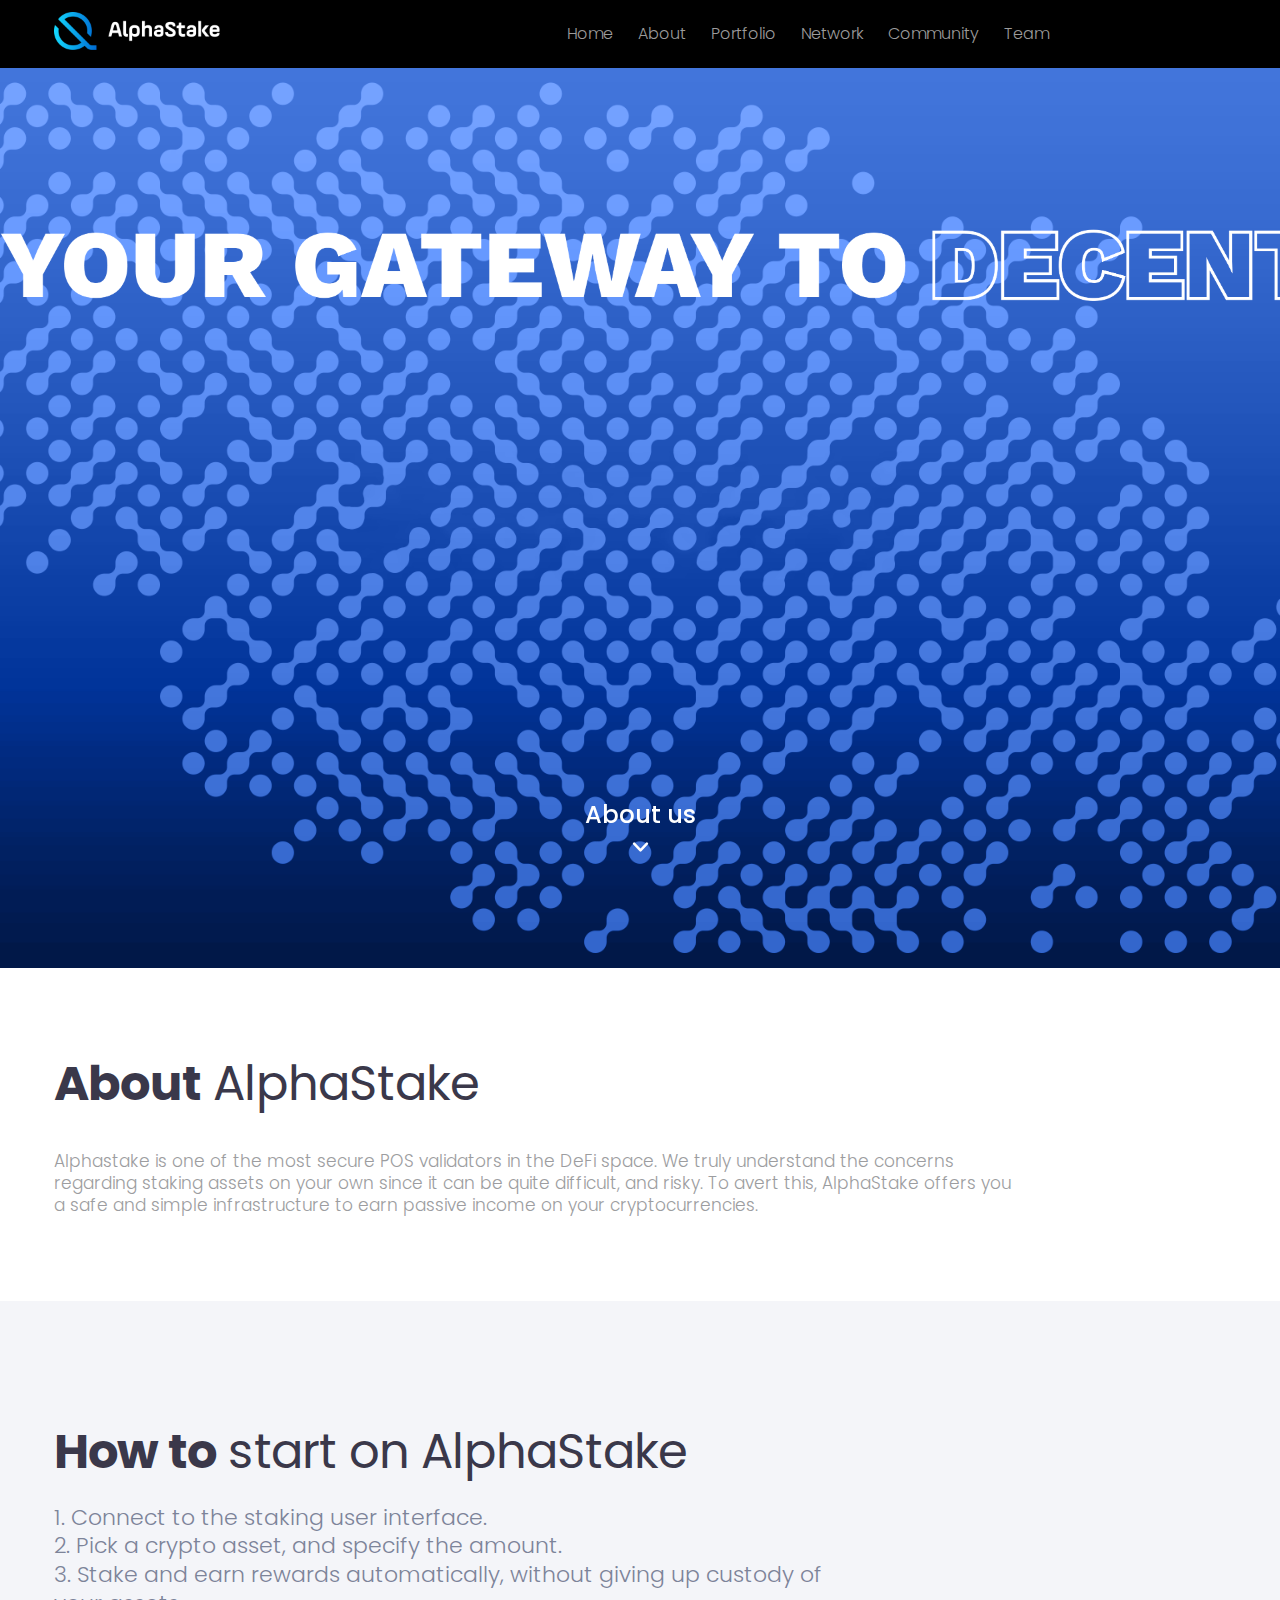
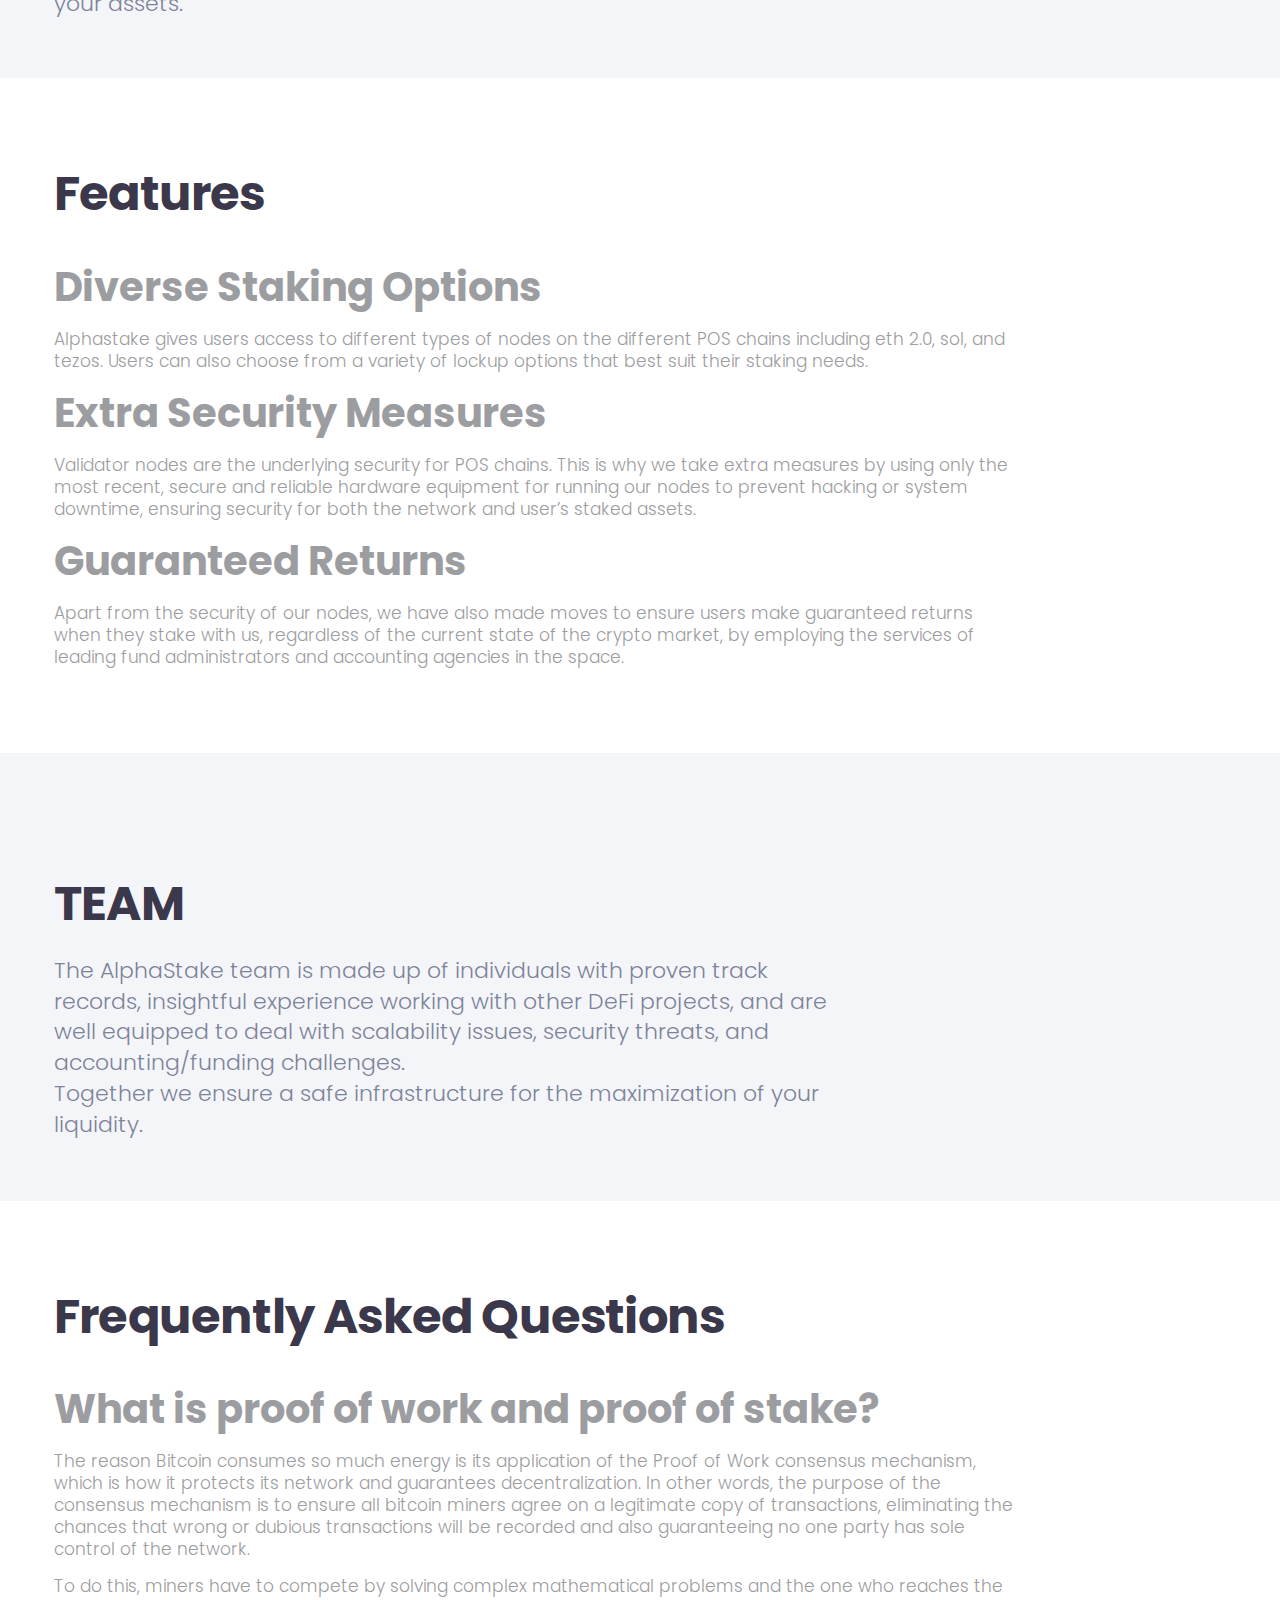
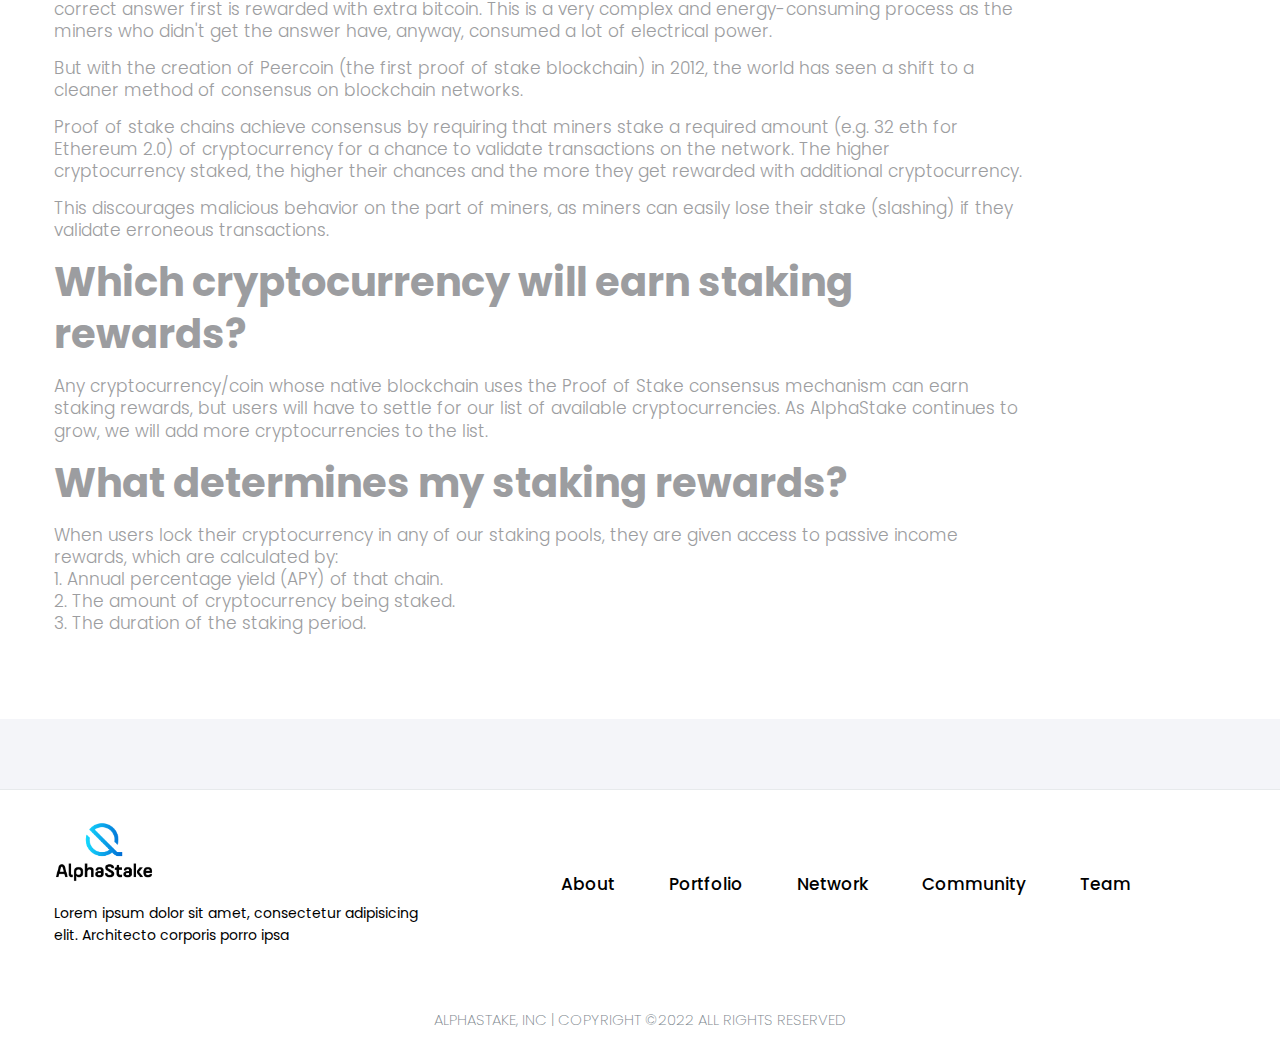
<file: index.html>
<!DOCTYPE html>
<html lang="en">
    <head>
        <meta charset="UTF-8" />
        <meta http-equiv="X-UA-Compatible" content="IE=edge" />
        <meta name="viewport" content="width=device-width, initial-scale=1.0" />
        <title>HTML PAGE</title>

        <!--  CSS BEGEIN -->
        <link rel="stylesheet" href="css/base.css" />
        <!--  CSS END -->

        <!-- jquery CDN-->
        <script src="https://cdnjs.cloudflare.com/ajax/libs/jquery/3.3.1/jquery.min.js"></script>
        <link
            rel="stylesheet"
            href="https://cdnjs.cloudflare.com/ajax/libs/OwlCarousel2/2.2.1/assets/owl.carousel.css"
        />
        <link
            rel="stylesheet"
            href="https://cdnjs.cloudflare.com/ajax/libs/OwlCarousel2/2.2.1/assets/owl.theme.default.css"
        />
        <!-- jquery CDN -->
    </head>

    <body>
        <header class="base_header">
            <div class="container">
                <div class="header-inner">
                    <div class="header_c">
                        <div class="header_logo">
                            <img
                                src="assets/logo.png"
                                alt=""
                                class="header_logo"
                            />
                        </div>

                        <nav class="header-navigation hidden">
                            <ul>
                                <li class="nav_l">
                                    <a class="nav__link" href="#large-header"
                                        >Home</a
                                    >
                                </li>
                                <li class="nav_l">
                                    <a class="nav__link" href="#about">About</a>
                                </li>
                                <li class="nav_l">
                                    <a class="nav__link" href="#portfolio"
                                        >Portfolio</a
                                    >
                                </li>
                                <li class="nav_l">
                                    <a class="nav__link" href="#networks"
                                        >Network</a
                                    >
                                </li>
                                <li class="nav_l">
                                    <a class="nav__link" href="#community"
                                        >Community</a
                                    >
                                </li>
                                <li class="nav_l">
                                    <a class="nav__link" href="#team">Team</a>
                                </li>
                            </ul>
                        </nav>
                    </div>
                </div>
            </div>
        </header>

        <section id="large-header" class="full main">
            <div class="hero tezos-bg">
                <img src="./assets/herotext.png" class="hero-text" />
                <div class="about-us-box">
                    <p class="about-us">About us</p>
                    <svg
                        width="17"
                        height="10"
                        viewBox="0 0 17 10"
                        fill="none"
                        xmlns="http://www.w3.org/2000/svg"
                    >
                        <path
                            d="M2.125 1.625L8.5 8.375L14.875 1.625"
                            stroke="white"
                            stroke-width="2.5"
                            stroke-linecap="round"
                            stroke-linejoin="round"
                        />
                    </svg>
                </div>
            </div>
        </section>

        <section id="about" class="full about">
            <div class="container">
                <div class="about_c">
                    <h2><b>About</b> AlphaStake</h2>

                    <span
                        >Alphastake is one of the most secure POS validators in
                        the DeFi space. We truly understand the concerns
                        regarding staking assets on your own since it can be
                        quite difficult, and risky. To avert this, AlphaStake
                        offers you a safe and simple infrastructure to earn
                        passive income on your cryptocurrencies.
                    </span>
                </div>
            </div>
        </section>

        <section id="portfolio" class="full portfolio">
            <div class="container">
                <div class="portfolio_c">
                    <div class="portfolio_header">
                        <div class="c">
                            <h2 class="section__title">
                                <b>How to</b> start on AlphaStake
                            </h2>
                            <span class="_section">
                                <ol type="1">
                                    <li>
                                        1. Connect to the staking user interface.
                                    </li>
                                    <li>
                                        2. Pick a crypto asset, and specify the
                                        amount.
                                    </li>
                                    <li>
                                        3. Stake and earn rewards automatically,
                                        without giving up custody of your
                                        assets.
                                    </li>
                                </ol>
                            </span>
                        </div>
                    </div>
                </div>
            </div>
        </section>

        <section id="about" class="full about">
            <div class="container">
                <div class="about_c">
                    <h2><b>Features</b></h2>

                    <span>
                        <h3>Diverse Staking Options</h3>
                    </span>
                    <span>
                        Alphastake gives users access to different types of
                        nodes on the different POS chains including eth 2.0,
                        sol, and tezos. Users can also choose from a variety of
                        lockup options that best suit their staking needs.</span
                    >
                    <span>
                        <h3>Extra Security Measures</h3>
                    </span>
                    <span>
                        Validator nodes are the underlying security for POS
                        chains. This is why we take extra measures by using only
                        the most recent, secure and reliable hardware equipment
                        for running our nodes to prevent hacking or system
                        downtime, ensuring security for both the network and
                        user’s staked assets.
                    </span>
                    <span>
                        <h3>Guaranteed Returns</h3>
                    </span>
                    <span>
                        Apart from the security of our nodes, we have also made
                        moves to ensure users make guaranteed returns when they
                        stake with us, regardless of the current state of the
                        crypto market, by employing the services of leading fund
                        administrators and accounting agencies in the space.
                    </span>
                </div>
            </div>
        </section>

        <section id="portfolio" class="full portfolio">
            <div class="container">
                <div class="portfolio_c">
                    <div class="portfolio_header">
                        <div class="c">
                            <h2 class="section__title"><b>TEAM</b></h2>
                            <span class="_section">
                                The AlphaStake team is made up of individuals
                                with proven track records, insightful experience
                                working with other DeFi projects, and are well
                                equipped to deal with scalability issues,
                                security threats, and accounting/funding
                                challenges.
                                <br style="margin-top: 1rem" />
                                Together we ensure a safe infrastructure for the
                                maximization of your liquidity.
                            </span>
                        </div>
                    </div>
                </div>
            </div>
        </section>

        <section id="about" class="full about">
            <div class="container">
                <div class="about_c">
                    <h2><b>Frequently Asked Questions</b></h2>

                    <span>
                        <h3>What is proof of work and proof of stake?</h3>
                    </span>
                    <span>
                        The reason Bitcoin consumes so much energy is its
                        application of the Proof of Work consensus mechanism,
                        which is how it protects its network and guarantees
                        decentralization. In other words, the purpose of the
                        consensus mechanism is to ensure all bitcoin miners
                        agree on a legitimate copy of transactions, eliminating
                        the chances that wrong or dubious transactions will be
                        recorded and also guaranteeing no one party has sole
                        control of the network.
                    </span>
                    <span>
                        To do this, miners have to compete by solving complex
                        mathematical problems and the one who reaches the
                        correct answer first is rewarded with extra bitcoin.
                        This is a very complex and energy-consuming process as
                        the miners who didn't get the answer have, anyway,
                        consumed a lot of electrical power.
                    </span>
                    <span>
                        But with the creation of Peercoin (the first proof of
                        stake blockchain) in 2012, the world has seen a shift to
                        a cleaner method of consensus on blockchain networks.
                    </span>
                    <span>
                        Proof of stake chains achieve consensus by requiring
                        that miners stake a required amount (e.g. 32 eth for
                        Ethereum 2.0) of cryptocurrency for a chance to validate
                        transactions on the network. The higher cryptocurrency
                        staked, the higher their chances and the more they get
                        rewarded with additional cryptocurrency.
                    </span>
                    <span>
                        This discourages malicious behavior on the part of
                        miners, as miners can easily lose their stake (slashing)
                        if they validate erroneous transactions.
                    </span>
                    <span>
                        <h3>Which cryptocurrency will earn staking rewards?</h3>
                    </span>
                    <span>
                        Any cryptocurrency/coin whose native blockchain uses the Proof of Stake consensus mechanism can earn staking rewards, but users will have to settle for our list of available cryptocurrencies. As AlphaStake continues to grow, we will add more cryptocurrencies to the list.  
                    </span>
                    <span>
                        <h3>What determines my staking rewards?</h3>
                    </span>
                    <span>
                        When users lock their cryptocurrency in any of our staking pools, they are given access to passive income rewards, which are calculated by:<br />
                        1. Annual percentage yield (APY) of that chain. <br />
                        2. The amount of cryptocurrency being staked.<br />
                        3. The duration of the staking period.
                    </span>
                </div>
            </div>
        </section>


        <footer>
            <div class="container">
                <div class="footer_c">
                    <div class="logo_footer">
                        <img src="assets/svg/footer_logo.png" alt="" />
                        <div>
                            <span
                                >Lorem ipsum dolor sit amet, consectetur
                                adipisicing elit. Architecto corporis porro
                                ipsa</span
                            >
                        </div>
                    </div>

                    <div class="logo_col">
                        <ul>
                            <li><a href=""> About </a></li>
                            <li><a href=""> Portfolio </a></li>
                            <li><a href=""> Network </a></li>
                            <li><a href=""> Community </a></li>
                            <li><a href=""> Team </a></li>
                        </ul>
                    </div>
                </div>

                <div class="copyright-wrapper">
                    <div class="text-copyright">
                        AlphaStake, Inc | Copyright ©2022 All Rights Reserved
                    </div>
                </div>
            </div>
        </footer>

        <!-- partial -->
        <script src="assets/js/script.js"></script>
        <script src="assets/js/canvas.js"></script>
        <script src="https://cdnjs.cloudflare.com/ajax/libs/OwlCarousel2/2.2.1/owl.carousel.js"></script>

        <script>
            $(window).scroll(function () {
                if ($(this).scrollTop() > 50) {
                    $(".base_header").addClass("header-outer")
                } else {
                    $(".base_header").removeClass("header-outer")
                }
            })
        </script>

        <script>
            $(".owl-carousel").owlCarousel({
                loop: true,
                autoplay: false,
                autoplayTimeout: 5000,
                autoplayHoverPause: false,
                stagePadding: 15,
                margin: 10,
                nav: true,
                navText: [
                    '<span class="uk-margin-small-right uk-icon" uk-icon="icon: chevron-left"><svg width="20" height="20" viewBox="0 0 20 20" xmlns="http://www.w3.org/2000/svg" ratio="1"> <polyline fill="none" stroke="#000" stroke-width="1.03" points="13 16 7 10 13 4"></polyline></svg></span>',
                    '<span class="uk-margin-small-left uk-icon" uk-icon="icon: chevron-right"> <svg width="20" height="20" viewBox="0 0 20 20" xmlns="http://www.w3.org/2000/svg" ratio="1"> <polyline fill="none" stroke="#000" stroke-width="1.03" points="7 4 13 10 7 16"></polyline></svg></span>',
                ],
                responsive: {
                    0: {
                        items: 1,
                        loop: true,
                    },
                    640: {
                        items: 2,
                        loop: true,
                    },
                    960: {
                        items: 3,
                        loop: true,
                    },
                    1200: {
                        items: 4,
                        loop: true,
                    },
                },
            })
        </script>
    </body>
</html>
</file>
<file: css/base.css>
@import url("https://fonts.googleapis.com/css2?family=Poppins:wght@200;300;400;500;600;700;800&family=Roboto:wght@400;500;700&display=swap");
@import url("https://fonts.googleapis.com/css2?family=Work+Sans:wght@800&display=swap");
* {
    margin: 0px;
    padding: 0px;
    box-sizing: border-box;
    line-height: 1.3;
    list-style: none;
    font-family: "Poppins", sans-serif;
}

body {
    font-weight: 500;
    line-height: 1.3;
    list-style: none;
    font-family: "Poppins", sans-serif;
    background: #f4f5f9;
}

a {
    color: inherit;
    text-decoration: none;
}

button {
    outline: 2px solid transparent;
    outline-offset: 2px;
    background-color: transparent;
    background-image: none;
    border: none;
}

hr {
    border: 1px solid rgba(23, 25, 45, 0.05);
}

.container,
.container-lg,
.container-md {
    margin: 0 auto;
    padding: 0 10px;
}

@media all and (min-width: 768px) {
    .container,
    .container-lg,
    .container-md {
        max-width: 768px;
    }

    .show-mobile {
        display: none;
    }

    .hide-mobile {
        display: block;
    }
}

@media all and (min-width: 992px) {
    .container,
    .container-lg,
    .container-md {
        max-width: 992px;
    }
}

@media all and (min-width: 1192px) {
    .container,
    .container-lg,
    .container-md {
        max-width: 1192px;
    }

    h1 {
        font-size: 6.1rem;
    }

    h2 {
        font-size: 4.2rem;
        font-weight: 500;
    }

    h2 span {
        font-size: 2rem;
        font-weight: 600;
        margin-bottom: 14px;
    }

    h3 {
        font-size: 2.5rem;
    }

    h5 {
        font-size: 1.5rem;
    }

    p {
        font-size: 2.4rem;
    }
}

@media all and (min-width: 1300px) {
    .container-lg,
    .container-md {
        max-width: 1300px;
    }
}

.center {
    display: flex;
    flex-direction: column;
    align-items: center;
    justify-content: center;
    gap: 25px;
}

.hidden {
    display: none;
}

b.color {
    color: rgb(19, 71, 255);
}

canvas {
    width: 100%;
    height: 100%;
    position: absolute;
    top: 0;
    bottom: 0;
}

/* HEADER_BEGEIN */

header.base_header {
    z-index: 100;
    width: 100%;
    padding-top: 12px;
    padding-bottom: 12px;
    background: #fff;
    background-color: #000;
}

.header-outer {
    position: sticky;
    top: 0;
    background-color: #fff;
    box-shadow: 0 2px 10px 0 rgb(0 0 0 / 10%);
}

.header-inner {
    display: flex;
    flex-direction: column;
    width: 100%;
    height: 100%;
    justify-content: center;
    align-items: center;
}

.header_c {
    width: 100%;
    display: flex;
    justify-content: space-between;
    align-items: center;
}

@media all and (min-width: 768px) {
    .header-navigation {
        display: flex;
        flex: 1;
        justify-content: center;
    }
}

.header-navigation > ul {
    display: inline-flex;
    align-items: center;
    gap: 25px;
}

.header_logo img {
    width: 336px;
    height: 38px;
    object-fit: cover;
}

a.nav__link {
    color: #9c9b9b;
    font-weight: 300;
}

.nav__link.active {
    border-bottom: 2px solid;
    -webkit-transition: opacity 0.2s ease;
    -moz-transition: opacity 0.2s ease;
    -o-transition: opacity 0.2s ease;
    -ms-transition: opacity 0.2s ease;
    transition: opacity 0.2s ease;
    color: #000 !important;
    font-weight: 400 !important;
}

.line {
    width: 100%;
    border-width: 0px 0px 2px;
    border-top-style: initial;
    border-right-style: initial;
    border-left-style: initial;
    border-top-color: initial;
    border-right-color: initial;
    border-left-color: initial;
    border-image: initial;
    border-bottom-style: solid;
    border-bottom-color: rgb(225, 227, 232);
    padding-top: 3rem;
}

.bg_layer {
    position: absolute;
    opacity: 0;
    top: 5px;
    left: 50%;
    -webkit-transform: translateX(-50%);
    transform: translateX(-50%);
    width: 100%;
}

/*  HEADER_END  */

/* header text area  */

section.main {
    position: relative;
    padding-top: 0px;
    padding-bottom: 40px;
    height: auto !important;
}

@media all and (min-width: 992px) {
    section.main {
        padding: 0;
    }
}

.header-text-area {
    margin-top: 47px;
    margin-bottom: 47px;
}

@media all and (min-width: 992px) {
    .header-text-area {
        margin-top: 150px;
        margin-bottom: 128px;
    }
}

.header-text-area > .c {
    display: flex;
    flex-direction: column;
    gap: 20px;
    text-align: center;
    width: 100%;
    max-width: 1106px;
    justify-content: center;
    align-items: center;
    margin: 0px auto;
}

.header-text-area > .c > div:nth-child(1) {
    text-align: center;
    margin-bottom: 2rem;
}

.header-text-area > .c > div:nth-child(2) {
    margin-bottom: 0;
    display: inline-block;
    font-size: 15px;
}

@media all and (min-width: 992px) {
    .header-text-area > .c > div:nth-child(2) {
        max-width: 650px;
    }
}

.header-text-area > .c > div:nth-child(1) > h1 {
    font-size: 40px;
    font-weight: 700;
    letter-spacing: -0.025em;
}

@media all and (min-width: 640px) {
    .header-text-area > .c > div:nth-child(1) > h1 {
        font-size: 4.875rem !important;
        font-weight: 700;
        letter-spacing: -0.025em;
    }
}

.layer__r {
    position: absolute;
    height: 622px;
    right: 0;
    top: 0;
    opacity: 0.74;
    filter: blur(27px);
}

@media all and (min-width: 1024px) {
    .layer__r {
        display: block;
    }
}

.layer__l {
    position: absolute;
    width: 336px;
    height: 336px;
    left: 0;
    top: 0;
    opacity: 0.77;
    filter: blur(14px);
}

@media all and (min-width: 1024px) {
    .layer__l {
        display: block;
        left: 0;
    }
}

@media all and (min-width: 1780px) {
    .layer__l {
        left: 169px;
    }
}

.c__lore {
    box-sizing: border-box;
    min-width: 0;
    text-align: center;
    max-width: 390px;
    margin: 65px auto auto;
    z-index: 9999999;
}

@media all and (min-width: 992px) {
    .c__lore {
        margin: 20px auto auto;
    }
}

.c__lore > .c {
    box-sizing: border-box;
    margin: 0 0 10px;
    min-width: 0;
    font-size: 26px;
    line-height: 22px;
    font-weight: 300;
}

@media all and (min-width: 992px) {
    .c__lore > .c {
        font-size: 17px;
    }
}

@media all and (min-width: 1024px) {
    .c__lore > .c {
        font-size: 27px;
        line-height: 28px;
        padding-top: 5rem;
    }
}

/* header text ara */

/*  seciton about */

section.about {
    position: relative;
    border-radius: 18px;
    background-color: #fff;
    padding: 35px 5px 42px;
    margin: 0 18px 36px;
}

@media all and (min-width: 1024px) {
    section.about {
        padding: 85px 0 85px;
        margin: 0 0 70px;
        border-radius: 0;
    }
}

.about_c > h2 {
    font-size: 2rem;
    font-weight: 400;
    line-height: 1.17;
    letter-spacing: -0.8px;
    color: #3a384a;
}

@media all and (min-width: 768px) {
    .about_c > h2 {
        font-size: 3rem;
        margin-bottom: 1.25rem;
    }
}

.about_c > span {
    font-size: 17px;
    color: #9c9da0;
    margin-top: 15px;
    font-weight: 300;
    display: inline-flex;
    max-width: 970px;
}

/*  about end */

/* portfolio  */

section.portfolio {
    border-radius: 18px;
    padding: 40px 5px 42px;
    margin: 0 18px 0px;
}

@media all and (min-width: 1024px) {
    section.portfolio {
        padding: 50px 0 30px;
        border-radius: 0;
        margin: 0;
    }
}

.portfolio_c {
    display: flex;
    flex-direction: column;
    gap: 2rem;
}

.portfolio_header {
    margin-bottom: 30px;
}

h2.section__title {
    font-size: 2rem;
    font-weight: 400;
    line-height: 1.17;
    letter-spacing: -0.8px;

    color: #3a384a;
}

@media all and (min-width: 768px) {
    h2.section__title {
        font-size: 3rem;
        margin-bottom: 1.25rem;
    }
}

span._section {
    font-size: 17px;
    color: #7d8499;
    font-weight: 300;
    display: inline-flex;
    flex-direction: column;
    max-width: 800px;
    line-height: 1.7;
}

@media all and (min-width: 768px) {
    span._section {
        font-size: 22px;
        line-height: 1.4;
    }
}

.portfolio_gird_list {
    display: grid;
    gap: 2rem;
}

@media all and (min-width: 500px) {
    .portfolio_gird_list {
        grid-template-columns: repeat(1, minmax(0, 1fr));
    }
}

@media all and (min-width: 768px) {
    .portfolio_gird_list {
        grid-template-columns: repeat(2, minmax(0, 1fr));
    }
}

@media all and (min-width: 1024px) {
    .portfolio_gird_list {
        grid-template-columns: repeat(3, minmax(0, 1fr));
        gap: 1.5rem;
    }
}

.portfolio_gird {
    position: relative;
    border-radius: 24px;
    background: #fff;
    color: rgb(11, 11, 11);
    box-sizing: border-box;
    box-shadow: rgb(14 38 100 / 10%) 0px 7px 137px;
    width: 100%;
    padding: 32px;
    flex-direction: column;
    justify-content: normal;
    align-items: normal;
}

.portfolio_gird:hover {
    box-shadow: rgb(125 132 153 / 4%) 0px 2px 4px 0px,
        rgb(125 132 153 / 20%) 0px 4px 18px 0px;
    transform: scale(1.03);
    z-index: 5;
}

.portfolio_gird__img {
    display: flex;
    -webkit-box-pack: center;
    justify-content: center;
    -webkit-box-align: center;
    align-items: center;
    padding-bottom: 24px;
}

@media all and (min-width: 960px) {
    .portfolio_gird__img {
        padding-bottom: 24px;
    }
}

.portfolio_gird__img img {
    width: 64px;
    height: 64px;
}

@media all and (min-width: 960px) {
    .portfolio_gird__img img {
        width: 64px;
        height: 64px;
    }
}

.portfolio_gird__title {
    display: flex;
    flex-direction: column;
    justify-content: center;
    align-items: center;
    gap: 20px;
}

.portfolio_gird__title span:nth-child(1) {
    font-weight: 700;
    font-size: 21px;
}

.portfolio_gird__title span:nth-child(2) {
    font-weight: 300;
    font-size: 21px;
}

b.green {
    color: rgb(37, 203, 81);
    font-weight: 600;
}

.portfolio_gird__header {
    margin-bottom: 20px;
}

.portfolio_gird__body {
    display: flex;
    align-items: center;
    justify-content: space-between;
    padding-top: 28px;
    padding-bottom: 20px;
}

.portfolio_gird__body_tabs {
    display: flex;
    flex-direction: column;
    width: 100%;
    justify-content: center;
    align-items: center;
}

.portfolio_gird__body_tabs:nth-child(1) {
    border-right: 1px solid rgba(23, 25, 45, 0.05);
}

.portfolio_gird__body_tabs span:nth-child(1) {
    font-weight: 700;
    font-size: 21px;
    line-height: 160%;
}

.portfolio_gird__body_tabs span:nth-child(2) {
    color: #17192e80;
    font-weight: 400;
    font-size: 16px;
    line-height: 160%;
}

.portfolio_gird__footer {
    padding-top: 24px;
}

span.flex {
    display: flex;
    justify-content: center;
    align-items: center;
    gap: 21px;
    padding: 14px;
    border-radius: 8px;
    max-height: 52px;
    width: 100%;
    min-width: 168px;
    white-space: nowrap;
    transition: background-color 0.2s linear 0s;
    background-color: rgb(19, 71, 255);
    color: rgb(255, 255, 255);
}

.visually-hidden {
    clip: rect(1px, 1px, 1px, 1px);
    -webkit-clip-path: inset(50%);
    clip-path: inset(50%);
    height: 1px;
    width: 1px;
    margin: -1px;
    overflow: hidden;
    padding: 0;
    position: absolute;
}

a.section__link {
    appearance: none;
    color: inherit;
    text-decoration: none;
}

span.link__title {
    transform: translateX(12px);
    transition: transform 0.2s ease-in 0s;
}

span.flex > .icon {
    display: flex;
    color: currentcolor;
    opacity: 0;
}

span.flex:not(:disabled):hover .icon,
span.flex:not(:disabled).focus-visible .icon {
    opacity: 1;
    transition: opacity 0.2s ease-in 0s;
}

span.flex:hover {
    background: linear-gradient(
            0deg,
            rgba(23, 25, 45, 0.1),
            rgba(23, 25, 45, 0.1)
        ),
        rgb(19, 71, 255);
    cursor: pointer;
}

.icon > .svg {
    width: 12px;
    display: flex;
    -webkit-box-align: center;
    align-items: center;
}

.icon > .svg > svg {
    width: 100%;
}

.itemhoverText {
    opacity: 0;
    visibility: hidden;
    line-height: 1.8;
    font-size: 1.0625rem;
    color: rgb(125, 132, 153);
    letter-spacing: 0px;
    padding: 0px;
    transition: all 0.3s ease 0s;
    transform: translate(0px, -50%) scale(0.9);
    display: flex;
    align-items: center;
    justify-content: center;
    text-align: center;
    font-weight: 300;
}

.itemhoverText > span > b {
    color: #695ce9;
}

.portfolio_gird:hover .itemhoverText,
.portfolio_gird:active .itemhoverText {
    opacity: 1;
    visibility: visible;
    user-select: none;
}

.portfolio_gird:hover span.small_title,
.portfolio_gird:active span.small_title {
    opacity: 0;
    visibility: hidden;
    backface-visibility: hidden;
}

/* portfolio end */

/* networks */

section.network {
    border-radius: 18px;
    padding: 40px 5px 42px;
    margin: 0 18px 0px;
}

@media all and (min-width: 1024px) {
    section.network {
        padding: 85px 0 85px;
        margin: 0 0 108px;
        border-radius: 0;
    }
}

.network_c {
    display: flex;
    flex-direction: column;
    gap: 2rem;
}

.network_grid_list {
    display: grid;
    gap: 2rem;
    margin-top: 25px;
}

@media all and (min-width: 500px) {
    .network_grid_list {
        grid-template-columns: repeat(1, minmax(0, 1fr));
    }
}

@media all and (min-width: 768px) {
    .network_grid_list {
        grid-template-columns: repeat(2, minmax(0, 1fr));
    }
}

@media all and (min-width: 1024px) {
    .network_grid_list {
        grid-template-columns: repeat(3, minmax(0, 1fr));
        gap: 1.5rem;
    }
}

.network_grid {
    position: relative;
    border-radius: 24px;
    padding: 24px;
    background: #fff;
    color: rgb(11, 11, 11);
    box-sizing: border-box;
    box-shadow: rgb(14 38 100 / 10%) 0px 7px 137px;
    width: 100%;
}

.network_grid_header {
    margin-bottom: 15px;
}

.branch_list {
    margin-top: 30px;
    position: relative;
}

.branch_item img {
    width: 300px;
    height: 170px;
    border-radius: 7px;
}

.owl-stage {
    padding: 0 !important;
}

.owl-stage-outer {
    padding-top: 2.5rem;
}

.owl-nav {
    position: absolute;
    top: -25px;
}

.uk-icon {
    margin: 0;
    border: none;
    border-radius: 0;
    overflow: visible;
    font: inherit;
    color: inherit;
    text-transform: none;
    padding: 0;
    background-color: transparent;
    display: inline-block;
    fill: currentcolor;
    line-height: 0;
    text-align: center;
    display: flex;
    flex-direction: column;
    width: 100%;
    justify-content: center;
    align-items: center;
}

.owl-dots {
    margin-top: 30px;
}

.network_grid_header_img {
    display: flex;
    -webkit-box-pack: center;
    justify-content: center;
    -webkit-box-align: center;
    align-items: center;
}

.network_grid_title {
    display: flex;
    flex-direction: column;
    justify-content: center;
    align-items: center;
    gap: 7px;
    margin-bottom: 20px;
    font-weight: 700;
    font-size: 21px;
}

.network_grid_title > span.small_title {
    font-weight: 300;
    font-size: 21px;
}

.network_grid_body {
    display: flex;
    align-items: center;
    justify-content: center;
    padding-top: 20px;
    padding-bottom: 20px;
}

.network_grid_body > .c > span {
    display: inline-block;
    width: 100%;
    margin-top: 10px;
}

.network_grid_body_tabs {
    display: flex;
    flex-direction: column;
    width: 100%;
    justify-content: center;
    align-items: center;
    gap: 7px;
    margin: -8px;
    font-size: 16px;
}

.network_grid_body_tabs:nth-child(1) {
    border-right: 1px solid rgba(23, 25, 45, 0.05);
}

.network_grid_body_tabs span:nth-child(2) {
    color: rgba(23, 25, 45, 0.5);
    font-weight: 400;
}

.network_grid_footer {
    padding-top: 20px;
}

/* networks end */

.section__title_center {
    font-size: 3rem;
    font-weight: 400;
    line-height: 1.17;
    letter-spacing: -0.8px;
    margin-bottom: 1.25rem;
    margin-bottom: 1.25rem;
    color: #3a384a;
}

.section_center {
    text-align: center;
    font-size: 17px;
    color: #7d8499;
    font-weight: 300;
    display: inline-block;
    max-width: 600px;
    line-height: 1.5;
}

.section__title > h2 {
    font-weight: 400;
    line-height: 1.17;
    letter-spacing: -0.8px;
    color: #3a384a;
}

/* community */

section.community {
    border-radius: 18px;
    padding: 20px 5px 42px;
    margin: 0 18px 36px;
}

@media all and (min-width: 1024px) {
    section.community {
        margin: 0 0 108px;
        border-radius: 0;
    }
}

.community_grid_list {
    display: grid;
    gap: 1.5rem;
    grid-template-columns: repeat(1, minmax(0, 1fr));
    margin-top: 3rem;
}

@media all and (min-width: 500px) {
    .community_grid_list {
        display: flex;
        gap: 1.5rem;
        justify-content: center;
        align-items: center;
        margin-top: 3rem;
    }
}

.community_grid {
    background: #fff;
    padding: 15px;
    border-radius: 10px;
    border: 1px solid #efefef;
    box-sizing: border-box;
    box-shadow: rgb(14 38 100 / 10%) 0px 7px 137px;
}

@media all and (min-width: 500px) {
    .community_grid {
        max-width: 400px;
        width: 100%;
    }
}

.community_grid:hover {
    box-shadow: rgb(125 132 153 / 4%) 0px 2px 4px 0px,
        rgb(125 132 153 / 20%) 0px 4px 18px 0px;
    transform: scale(1.03);
    z-index: 5;
}

.tab_img img {
    border-radius: 21px;
    width: 42px;
    height: 42px;
    object-fit: cover;
}

@media all and (min-width: 500px) {
    .tab_img img {
        width: 64px;
        height: 64px;
    }
}

.community_grid > .c {
    display: flex;
    flex-direction: column;
}

@media all and (min-width: 768px) {
    .community_grid > .c {
        flex-direction: row;
        justify-content: space-between;
        align-items: center;
    }
}

.community_grid > .c > .l {
    display: flex;
    align-items: center;
    gap: 10px;
}

.community_grid > .c > .r {
    margin-top: 16px;
    justify-content: center;
    align-items: center;
    display: flex;
}

@media all and (min-width: 500px) {
    .community_grid > .c > .r {
        margin: 0;
    }
}

.tab span {
    font-weight: 600;
    font-size: 18px;
}

a.join_btn {
    display: inline-block;
    border: 2px solid #1347ff;
    box-sizing: border-box;
    padding: 8px 27px;
    border-radius: 30px;
    -webkit-transition: all 0.3s ease;
    -moz-transition: all 0.3s ease;
    -ms-transition: all 0.3s ease;
    -o-transition: all 0.3s ease;
    transition: all 0.3s ease;
    font-size: 12px;
}

/* community end  */

/* team */

section.team {
    border-radius: 18px;
    padding: 35px 5px 42px;
    margin: 0 18px 36px;
    background: #fff;
}

@media all and (min-width: 1024px) {
    section.team {
        padding: 85px 0 85px;
        margin: 0 0 108px;
        border-radius: 0;
    }
}

.team_grid_list {
    display: grid;
    margin-top: 25px;
}

@media all and (min-width: 500px) {
    .team_grid_list {
        grid-template-columns: repeat(1, minmax(0, 1fr));
    }
}

@media all and (min-width: 768px) {
    .team_grid_list {
        grid-template-columns: repeat(2, minmax(0, 1fr));
    }
}

@media all and (min-width: 1024px) {
    .team_grid_list {
        grid-template-columns: repeat(4, minmax(0, 1fr));
        margin-top: 3rem;
    }
}

.team_grid {
    position: relative;
    display: flex;
    width: auto;
    height: 17em;
    padding: 0 2.9em;
    flex-direction: column;
    align-items: center;
    color: #fff;
    text-align: center;
}

.team_grid > .text {
    position: absolute;
    z-index: 4;
    display: flex;
    height: 100%;
    padding-right: 1em;
    padding-bottom: 1em;
    padding-left: 1em;
    flex-direction: column;
    justify-content: space-around;
    -webkit-box-align: center;
    -webkit-align-items: center;
    -ms-flex-align: center;
    align-items: center;
}

.text > .name {
    position: static;
    z-index: 2;
    display: -webkit-box;
    display: -webkit-flex;
    display: -ms-flexbox;
    display: flex;
    max-width: 12em;
    padding-top: 2em;
    padding-bottom: 0;
    -webkit-box-pack: center;
    -webkit-justify-content: center;
    -ms-flex-pack: center;
    justify-content: center;
    -webkit-box-align: center;
    -webkit-align-items: center;
    -ms-flex-align: center;
    align-items: center;
    -webkit-box-flex: 1;
    -webkit-flex: 1;
    -ms-flex: 1;
    flex: 1;
    text-align: center;
}

.text > .name > span {
    margin-top: 0;
    margin-bottom: 0.5em;
    font-size: 1.85em;
    line-height: 1.4;
    font-weight: 500;
    text-align: center;
}

.card_cover {
    position: absolute;
    left: 0;
    top: 0;
    right: 0;
    bottom: 0;
    width: 100%;
    height: 100%;
    -o-object-fit: cover;
    object-fit: cover;
}

.card_overlay {
    position: absolute;
    left: 0;
    top: 0;
    right: 0;
    bottom: 0;
    background-image: linear-gradient(105deg, #fecc50, #fc4c44);
    opacity: 0.82;
}

.card_overlay.blue {
    background-image: linear-gradient(15deg, #0a0f29, #4150af);
}

.card_overlay.green {
    background-image: linear-gradient(139deg, #4ae0df, #27cf30);
}

/* team end  */

/* footer */

footer {
    padding-top: 2em;
    padding-bottom: 2rem;
    border-top: 1px solid #e7eaec;
    background: #fff;
}

.footer_c {
    display: flex;
    flex-direction: column;
    width: 100%;
    gap: 20px;
    padding: 0px 15px;
}

@media all and (min-width: 768px) {
    .footer_c {
        display: flex;
        align-items: center;
        justify-content: space-between;
        padding: 0;
        flex-direction: row;
    }
}

.logo_footer {
    display: flex;
    flex-direction: column;
    gap: 20px;
}

.logo_footer > div > span {
    font-size: 14px;
    line-height: 22px;
    font-weight: 400;
}

.logo_footer img {
    width: 100px;
    height: 60px;
    object-fit: cover;
}

.logo_col ul {
    display: flex;
    gap: 12px;
    flex-direction: column;
    margin-top: 5px;
    border-top: 1px solid #e7eaec;
    padding-top: 15px;
}

@media all and (min-width: 768px) {
    .logo_col {
        display: flex;
        flex-direction: column;
        width: 100%;
        height: 100%;
        justify-content: center;
        align-items: center;
    }
}

@media all and (min-width: 768px) {
    .logo_col ul {
        display: flex;
        align-items: center;
        flex-direction: row;
        gap: 1.5rem;
        margin: 0;
        padding: 0;
        border: unset;
    }
}

.logo_col > ul > li > a {
    font-size: 17px;
    padding: 5px 15px;
}

.logo_col > ul > li > a:hover {
    border: 1px solid;
    border-radius: 3px;
    color: #1947ff;
}

.copyright-wrapper {
    padding-top: 4em;
    text-align: center;
}

.text-copyright {
    color: #7c868d;
    font-weight: 200;
    font-size: 15px;
    text-transform: uppercase;
}

/* footer end */
.tezos-bg {
    position: absolute;
    background-image: url("../assets/hero.png");
    background-size: cover;
    background-repeat: no-repeat;
    background-position: top;
}

.hero {
    height: 100vh;
    width: 100vw;
    overflow: hidden;
    position: relative;
}

.about-us-box {
    display: flex;
    position: fixed;
    gap: 12px;
    flex-direction: column;
    align-items: center;
    bottom: 3rem;
    margin-left: auto;
    margin-right: auto;
    width: 100%;
}
.about-us {
    color: white;
    text-align: center;
    font-size: 24px;
}
.decentralized {
    height: 96px;
}

@media all and (min-width: 768px) {
    @keyframes example1 {
        from {
            transform: translateX(-2454px);
        }
        to {
            transform: translateX(0px);
        }
    }

    .hero-text {
        height: 113px;
        position: absolute;
        top: 140px;
        animation: example1 15s linear -13s infinite reverse forwards;
    }
}

@media all and (max-width: 768px) {
    @keyframes example {
        from {
            transform: translateX(-1085px);
        }
        to {
            transform: translateX(0px);
        }
    }

    .hero-text {
        height: 50px;
        position: absolute;
        top: 140px;
        animation: example 5s linear -3s infinite reverse forwards;
    }
}
</file>
